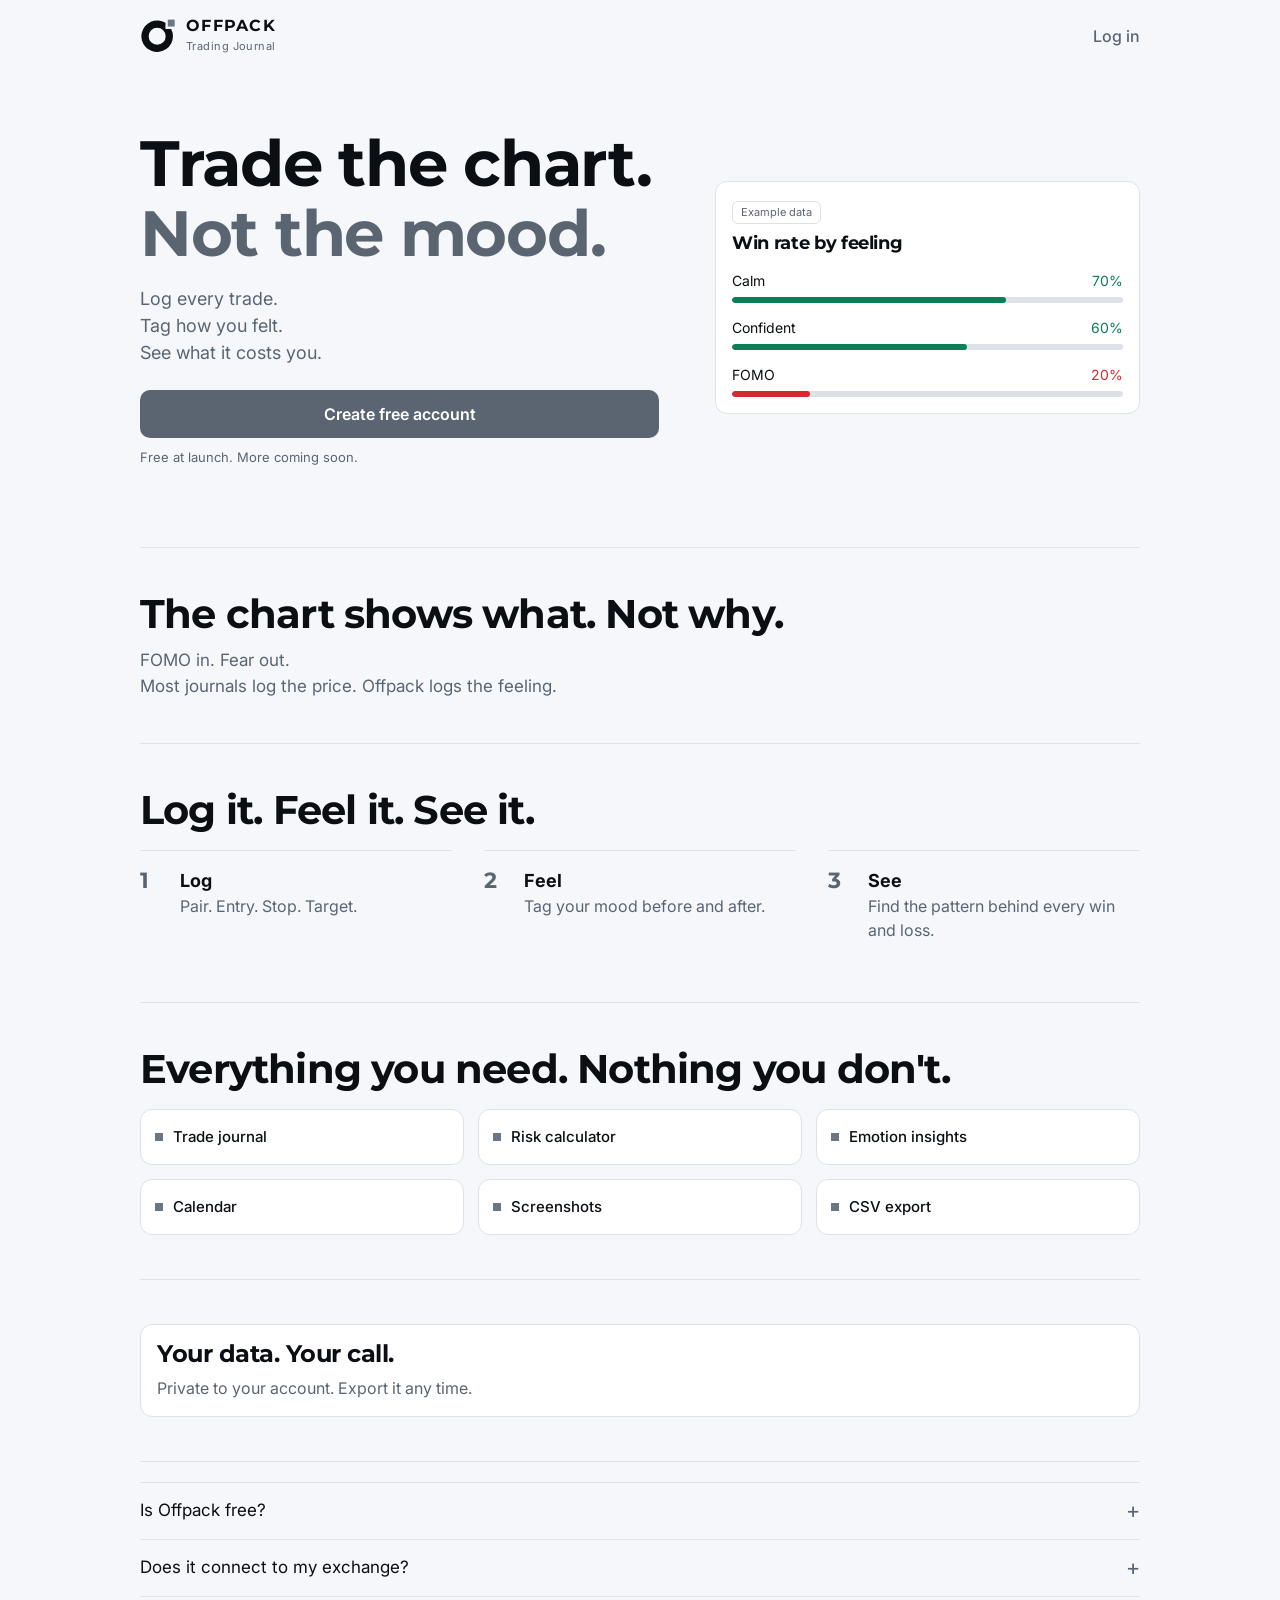
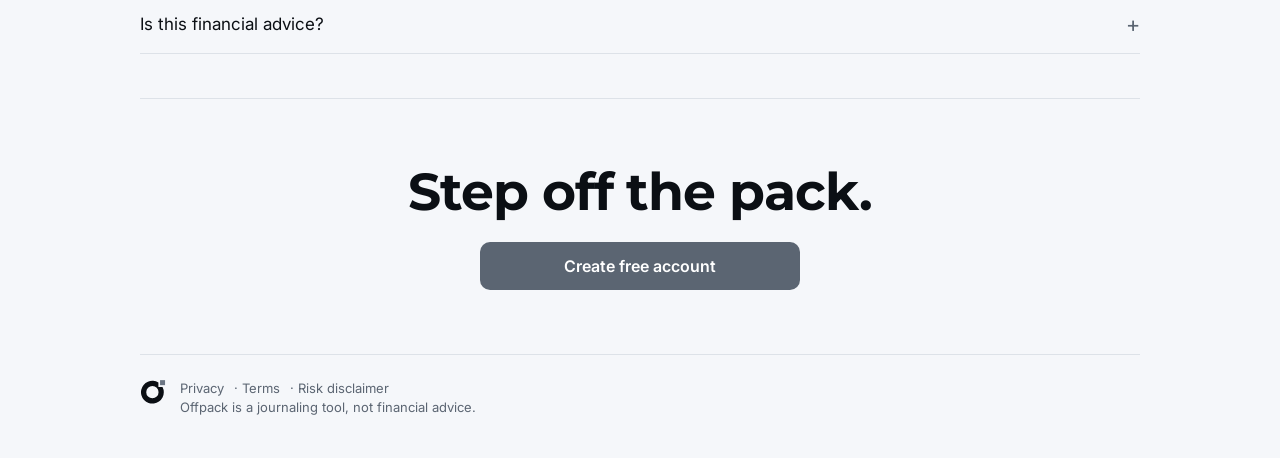
<file: index.html>
<!DOCTYPE html>
<html lang="en">
<head>
<meta charset="utf-8">
<title>Offpack | Trade the chart. Not the mood.</title>
<meta name="description" content="Log every trade. Tag how you felt. See what it costs you. A trading journal for crypto, forex and gold.">
<meta property="og:type" content="website">
<meta property="og:title" content="Offpack | Trade the chart. Not the mood.">
<meta property="og:description" content="Log every trade. Tag how you felt. See what it costs you.">
<meta property="og:image" content="https://offpackapp.github.io/og-image.jpg">
<meta property="og:url" content="https://offpackapp.github.io/">
<meta name="twitter:card" content="summary_large_image">
<meta name="viewport" content="width=device-width, initial-scale=1, viewport-fit=cover">
<meta name="theme-color" content="#0B0F14" media="(prefers-color-scheme: dark)">
<meta name="theme-color" content="#F5F7FA" media="(prefers-color-scheme: light)">
<link rel="manifest" href="manifest.json">
<link rel="icon" href="favicon.svg" type="image/svg+xml">
<link rel="icon" href="favicon-32.png" sizes="32x32" type="image/png">
<link rel="apple-touch-icon" href="apple-touch-icon.png">
<link rel="preconnect" href="https://fonts.googleapis.com">
<link rel="preconnect" href="https://fonts.gstatic.com" crossorigin>
<link rel="stylesheet" href="https://fonts.googleapis.com/css2?family=Inter:wght@400;500;600&family=Montserrat:wght@500;700&display=swap">
<script>try{var t=localStorage.getItem('offpack_theme');if(t==='dark'||t==='light')document.documentElement.setAttribute('data-theme',t)}catch(e){}</script>
<link rel="stylesheet" href="styles.css">
</head>
<body>
<svg width="0" height="0" style="position:absolute" aria-hidden="true"><symbol id="lg" viewBox="264 222 520 520"><path fill="currentColor" fill-rule="evenodd" d="M632 291.14 L632 380 L714.38 380 A228 228 0 1 1 632 291.14 Z M389 485 a123 123 0 1 0 246 0 a123 123 0 1 0 -246 0 Z"/><rect x="665" y="245" width="100" height="100" style="fill:var(--mark)"/></symbol></svg>
<header class="top wrap">
  <a class="brand" href="index.html"><svg class="mark" aria-hidden="true"><use href="#lg"/></svg><span class="bname"><b>OFFPACK</b><small>Trading Journal</small></span></a>
  <a class="toplink" id="entry" href="login.html">Log in</a>
</header>
<main>
  <section class="hero wrap">
    <div>
      <h1>Trade the chart. <br><span>Not the mood.</span></h1>
      <p class="lead">Log every trade.<br>Tag how you felt.<br>See what it costs you.</p>
      <a class="btn" href="login.html?mode=signup">Create free account</a>
      <p class="small">Free at launch. More coming soon.</p>
    </div>
    <div class="card" aria-label="Example of the Insights screen">
      <span class="tag">Example data</span>
      <h3 style="font-size:18px;margin:10px 0 16px">Win rate by feeling</h3>
      <div class="row"><span>Calm</span><span class="pos">70%</span></div>
      <div class="bar"><i class="pos" style="width:70%"></i></div>
      <div class="row"><span>Confident</span><span class="pos">60%</span></div>
      <div class="bar"><i class="pos" style="width:60%"></i></div>
      <div class="row"><span>FOMO</span><span class="neg">20%</span></div>
      <div class="bar" style="margin-bottom:0"><i class="neg" style="width:20%"></i></div>
    </div>
  </section>

  <div class="wrap">
    <section class="sec">
      <h2>The chart shows what. Not why.</h2>
      <p class="p">FOMO in. Fear out.<br>Most journals log the price. Offpack logs the feeling.</p>
    </section>

    <section class="sec">
      <h2>Log it. Feel it. See it.</h2>
      <div class="steps">
        <div class="step"><span class="n">1</span><div><b>Log</b><span class="t">Pair. Entry. Stop. Target.</span></div></div>
        <div class="step"><span class="n">2</span><div><b>Feel</b><span class="t">Tag your mood before and after.</span></div></div>
        <div class="step"><span class="n">3</span><div><b>See</b><span class="t">Find the pattern behind every win and loss.</span></div></div>
      </div>
    </section>

    <section class="sec">
      <h2>Everything you need. Nothing you don't.</h2>
      <div class="tiles">
        <div class="card tile">Trade journal</div>
        <div class="card tile">Risk calculator</div>
        <div class="card tile">Emotion insights</div>
        <div class="card tile">Calendar</div>
        <div class="card tile">Screenshots</div>
        <div class="card tile">CSV export</div>
      </div>
    </section>

    <section class="sec">
      <div class="card">
        <h2 style="font-size:24px;margin-bottom:8px">Your data. Your call.</h2>
        <p class="p" style="font-size:16px">Private to your account. Export it any time.</p>
      </div>
    </section>

    <section class="sec" style="padding-top:20px">
      <details><summary>Is Offpack free?</summary><p>Free at launch. More coming.</p></details>
      <details><summary>Does it connect to my exchange?</summary><p>Not yet. You log your own trades.</p></details>
      <details><summary>Is this financial advice?</summary><p>No. It's a journal. Every trade is your call.</p></details>
    </section>

    <section class="closing">
      <h2>Step off the pack.</h2>
      <a class="btn auto" href="login.html?mode=signup" style="margin:0 auto;max-width:320px">Create free account</a>
    </section>

    <footer class="foot">
      <svg class="mark" aria-hidden="true"><use href="#lg"/></svg>
      <div>
        <a href="legal.html#privacy">Privacy</a> · <a href="legal.html#terms">Terms</a> · <a href="legal.html#risk">Risk disclaimer</a><br>
        Offpack is a journaling tool, not financial advice.
      </div>
    </footer>
  </div>
</main>
<script>
try{for(var i=0;i<localStorage.length;i++){if(/^sb-.*-auth-token$/.test(localStorage.key(i))){var a=document.getElementById('entry');a.textContent='Open app';a.href='app.html';break}}}catch(e){}
</script>
</body>
</html>
</file>
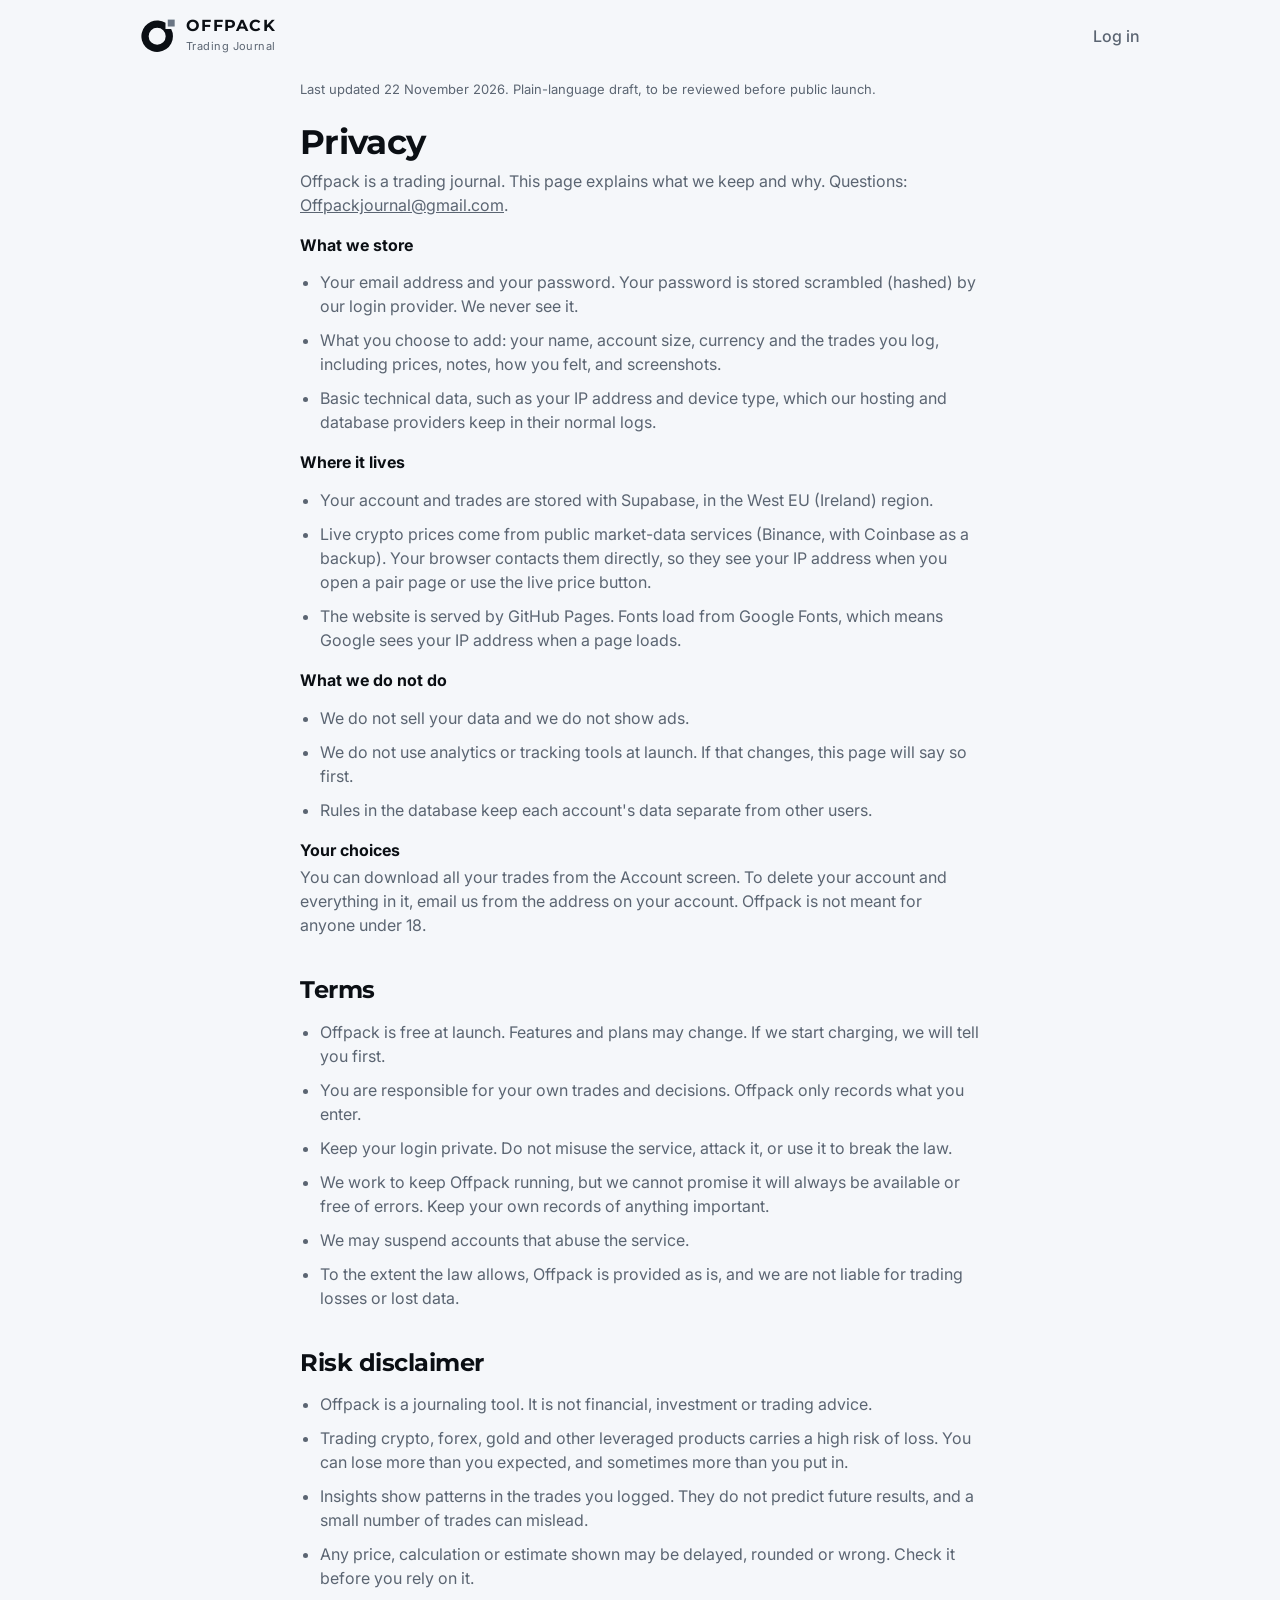
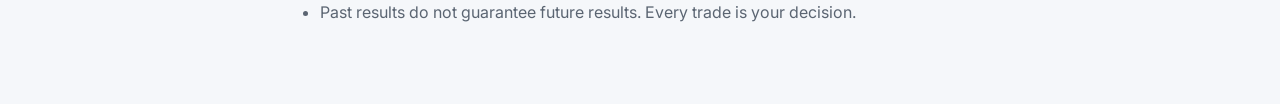
<file: legal.html>
<!DOCTYPE html>
<html lang="en">
<head>
<meta charset="utf-8">
<title>Privacy, Terms and Risk | Offpack</title>
<meta name="viewport" content="width=device-width, initial-scale=1, viewport-fit=cover">
<meta name="theme-color" content="#0B0F14" media="(prefers-color-scheme: dark)">
<meta name="theme-color" content="#F5F7FA" media="(prefers-color-scheme: light)">
<link rel="manifest" href="manifest.json">
<link rel="icon" href="favicon.svg" type="image/svg+xml">
<link rel="apple-touch-icon" href="apple-touch-icon.png">
<link rel="icon" href="favicon-32.png" sizes="32x32" type="image/png">
<link rel="preconnect" href="https://fonts.googleapis.com">
<link rel="preconnect" href="https://fonts.gstatic.com" crossorigin>
<link rel="stylesheet" href="https://fonts.googleapis.com/css2?family=Inter:wght@400;500;600&family=Montserrat:wght@500;700&display=swap">
<script>try{var t=localStorage.getItem('offpack_theme');if(t==='dark'||t==='light')document.documentElement.setAttribute('data-theme',t)}catch(e){}</script>
<link rel="stylesheet" href="styles.css">
</head>
<body>
<svg width="0" height="0" style="position:absolute" aria-hidden="true"><symbol id="lg" viewBox="264 222 520 520"><path fill="currentColor" fill-rule="evenodd" d="M632 291.14 L632 380 L714.38 380 A228 228 0 1 1 632 291.14 Z M389 485 a123 123 0 1 0 246 0 a123 123 0 1 0 -246 0 Z"/><rect x="665" y="245" width="100" height="100" style="fill:var(--mark)"/></symbol></svg>
<header class="top wrap">
  <a class="brand" href="index.html"><svg class="mark" aria-hidden="true"><use href="#lg"/></svg><span class="bname"><b>OFFPACK</b><small>Trading Journal</small></span></a>
  <a class="toplink" href="login.html">Log in</a>
</header>
<main class="doc">
  <p class="muted" style="font-size:13px">Last updated 22 November 2026. Plain-language draft, to be reviewed before public launch.</p>

  <section id="privacy">
    <h1>Privacy</h1>
    <p>Offpack is a trading journal. This page explains what we keep and why. Questions: <a href="mailto:Offpackjournal@gmail.com">Offpackjournal@gmail.com</a>.</p>
    <h3>What we store</h3>
    <ul>
      <li>Your email address and your password. Your password is stored scrambled (hashed) by our login provider. We never see it.</li>
      <li>What you choose to add: your name, account size, currency and the trades you log, including prices, notes, how you felt, and screenshots.</li>
      <li>Basic technical data, such as your IP address and device type, which our hosting and database providers keep in their normal logs.</li>
    </ul>
    <h3>Where it lives</h3>
    <ul>
      <li>Your account and trades are stored with Supabase, in the West EU (Ireland) region.</li>
      <li>Live crypto prices come from public market-data services (Binance, with Coinbase as a backup). Your browser contacts them directly, so they see your IP address when you open a pair page or use the live price button.</li>
      <li>The website is served by GitHub Pages. Fonts load from Google Fonts, which means Google sees your IP address when a page loads.</li>
    </ul>
    <h3>What we do not do</h3>
    <ul>
      <li>We do not sell your data and we do not show ads.</li>
      <li>We do not use analytics or tracking tools at launch. If that changes, this page will say so first.</li>
      <li>Rules in the database keep each account's data separate from other users.</li>
    </ul>
    <h3>Your choices</h3>
    <p>You can download all your trades from the Account screen. To delete your account and everything in it, email us from the address on your account. Offpack is not meant for anyone under 18.</p>
  </section>

  <section id="terms">
    <h2>Terms</h2>
    <ul>
      <li>Offpack is free at launch. Features and plans may change. If we start charging, we will tell you first.</li>
      <li>You are responsible for your own trades and decisions. Offpack only records what you enter.</li>
      <li>Keep your login private. Do not misuse the service, attack it, or use it to break the law.</li>
      <li>We work to keep Offpack running, but we cannot promise it will always be available or free of errors. Keep your own records of anything important.</li>
      <li>We may suspend accounts that abuse the service.</li>
      <li>To the extent the law allows, Offpack is provided as is, and we are not liable for trading losses or lost data.</li>
    </ul>
  </section>

  <section id="risk">
    <h2>Risk disclaimer</h2>
    <ul>
      <li>Offpack is a journaling tool. It is not financial, investment or trading advice.</li>
      <li>Trading crypto, forex, gold and other leveraged products carries a high risk of loss. You can lose more than you expected, and sometimes more than you put in.</li>
      <li>Insights show patterns in the trades you logged. They do not predict future results, and a small number of trades can mislead.</li>
      <li>Any price, calculation or estimate shown may be delayed, rounded or wrong. Check it before you rely on it.</li>
      <li>Past results do not guarantee future results. Every trade is your decision.</li>
    </ul>
  </section>
</main>
</body>
</html>
</file>
<file: styles.css>
/* ===== OFFPACK colors: change a color here and it changes on every page ===== */
:root {
  color-scheme: dark;
  --bg: #0B0F14;
  --card: #12171D;
  --line: #232A33;
  --text: #F2F4F7;
  --muted: #8A94A3;
  --accent: #C0C8D0;
  --on-accent: #0B0F14;
  --mark: #C0C8D0;
  --good: #22C17A;
  --bad: #FF4D52;
  --field: #12171D;
  --focus: #C0C8D0;
}
@media (prefers-color-scheme: light) {
  :root:not([data-theme="dark"]) {
    color-scheme: light;
    --bg: #F5F7FA;
    --card: #FFFFFF;
    --line: #DDE2E8;
    --text: #0B0F14;
    --muted: #5B6572;
    --accent: #5B6572;
    --on-accent: #FFFFFF;
    --mark: #6B7684;
    --good: #0A7F55;
    --bad: #D12A30;
    --field: #FFFFFF;
    --focus: #5B6572;
  }
}
:root[data-theme="light"] {
  color-scheme: light;
  --bg: #F5F7FA;
  --card: #FFFFFF;
  --line: #DDE2E8;
  --text: #0B0F14;
  --muted: #5B6572;
  --accent: #5B6572;
  --on-accent: #FFFFFF;
  --mark: #6B7684;
  --good: #0A7F55;
  --bad: #D12A30;
  --field: #FFFFFF;
  --focus: #5B6572;
}

/* OFFPACK shared styles. Colors live in theme.css. */
*, *::before, *::after { box-sizing: border-box; }
html { -webkit-text-size-adjust: 100%; scroll-behavior: smooth; }
body {
  margin: 0; background: var(--bg); color: var(--text);
  font: 400 16px/1.5 Inter, system-ui, -apple-system, "Segoe UI", Roboto, sans-serif;
  -webkit-tap-highlight-color: transparent;
}
h1, h2, h3 { margin: 0; font-family: Montserrat, Inter, system-ui, sans-serif; font-weight: 700; letter-spacing: -0.02em; line-height: 1.1; }
p { margin: 0; }
a { color: inherit; }
:focus-visible { outline: 2px solid var(--focus); outline-offset: 2px; }
[hidden] { display: none !important; }
.wrap { max-width: 1040px; margin: 0 auto; padding: 0 20px; }
.sr-only { position: absolute; width: 1px; height: 1px; overflow: hidden; clip: rect(0 0 0 0); white-space: nowrap; }
.muted { color: var(--muted); }

/* brand */
.brand { display: inline-flex; align-items: center; gap: 10px; text-decoration: none; color: var(--text); }
.mark { width: 36px; height: 36px; color: var(--text); flex: none; }
.bname b { display: block; font: 700 16px/1 Montserrat, Inter, sans-serif; letter-spacing: 0.08em; }
.bname small { display: block; margin-top: 4px; font-size: 11px; letter-spacing: 0.04em; color: var(--muted); }

/* buttons and fields */
.btn {
  display: flex; align-items: center; justify-content: center; width: 100%; min-height: 48px; padding: 0 20px;
  border-radius: 10px; border: 1px solid transparent; background: var(--accent); color: var(--on-accent);
  font: 600 16px Inter, system-ui, sans-serif; text-decoration: none; cursor: pointer;
}
.btn.ghost { background: transparent; color: var(--text); border-color: var(--muted); }
.btn[aria-busy="true"] { opacity: 0.7; cursor: progress; }
.card { background: var(--card); border: 1px solid var(--line); border-radius: 12px; padding: 16px; }
.tag { display: inline-block; font-size: 11px; color: var(--muted); border: 1px solid var(--line); border-radius: 6px; padding: 2px 8px; }
.field { display: block; margin-bottom: 12px; }
.lbl { display: block; font-size: 13px; color: var(--muted); margin-bottom: 6px; }
.in {
  width: 100%; min-height: 50px; padding: 0 14px; border: 1px solid var(--line); border-radius: 10px;
  background: var(--field); color: var(--text); font: 400 16px Inter, system-ui, sans-serif;
}
.in:focus { outline: 2px solid var(--focus); outline-offset: 0; border-color: transparent; }
.pwrow { position: relative; }
.pwrow .in { padding-right: 70px; }
.pwrow button { position: absolute; right: 4px; top: 4px; height: 42px; padding: 0 12px; background: none; border: 0; color: var(--muted); font: 500 14px Inter, sans-serif; cursor: pointer; }
.linkbtn { background: none; border: 0; padding: 0; color: inherit; font: inherit; text-decoration: underline; cursor: pointer; min-height: 44px; }
.msg { border: 1px solid var(--line); border-radius: 10px; padding: 12px 14px; margin: 0 0 14px; font-size: 14px; }
.msg.err { border-color: var(--bad); color: var(--bad); }
.msg.ok { border-color: var(--good); color: var(--good); }

/* data bits */
.row { display: flex; justify-content: space-between; font-size: 14px; }
.bar { height: 6px; background: var(--line); border-radius: 3px; margin: 6px 0 14px; overflow: hidden; }
.bar i { display: block; height: 100%; border-radius: 3px; }
.pos { color: var(--good); } .neg { color: var(--bad); }
.bar .pos { background: var(--good); } .bar .neg { background: var(--bad); }

/* landing */
.top { display: flex; justify-content: space-between; align-items: center; min-height: 72px; }
.toplink { color: var(--muted); text-decoration: none; font-weight: 500; min-height: 44px; display: flex; align-items: center; }
.hero { display: grid; gap: 28px; padding-top: 24px; padding-bottom: 44px; }
.hero h1 { font-size: clamp(36px, 10vw, 64px); }
.hero h1 span { color: var(--muted); }
.lead { color: var(--muted); font-size: 18px; margin: 16px 0 24px; }
.small { font-size: 13px; color: var(--muted); margin-top: 10px; text-align: center; }
.sec { border-top: 1px solid var(--line); padding: 44px 0; }
.sec h2 { font-size: clamp(26px, 6vw, 40px); margin-bottom: 12px; }
.sec .p { color: var(--muted); font-size: 17px; }
.steps { display: grid; margin-top: 18px; }
.step { display: flex; gap: 16px; padding: 16px 0; border-top: 1px solid var(--line); }
.step b { display: block; font-size: 18px; }
.step span.t { color: var(--muted); }
.n { font: 700 22px Montserrat, Inter, sans-serif; color: var(--muted); min-width: 24px; }
.tiles { display: grid; grid-template-columns: repeat(2, minmax(0, 1fr)); gap: 10px; margin-top: 18px; }
.tile { display: flex; align-items: center; gap: 10px; min-height: 56px; padding: 12px 14px; font-weight: 500; font-size: 15px; }
.tile::before { content: ""; width: 8px; height: 8px; background: var(--mark); flex: none; }
details { border-top: 1px solid var(--line); }
details:last-of-type { border-bottom: 1px solid var(--line); }
summary { list-style: none; display: flex; justify-content: space-between; align-items: center; min-height: 56px; cursor: pointer; font-size: 17px; }
summary::-webkit-details-marker { display: none; }
summary::after { content: "+"; font-size: 22px; color: var(--muted); }
details[open] summary::after { content: "\2212"; }
details p { color: var(--muted); padding: 0 0 16px; }
.closing { text-align: center; padding: 64px 0; border-top: 1px solid var(--line); }
.closing h2 { font-size: clamp(32px, 8vw, 52px); margin-bottom: 22px; }
.foot { border-top: 1px solid var(--line); padding: 24px 0 40px; font-size: 13px; color: var(--muted); display: flex; gap: 14px; align-items: flex-start; }
.foot a { text-decoration: none; margin-right: 6px; }
.foot .mark { width: 26px; height: 26px; }
@media (min-width: 860px) {
  .hero { grid-template-columns: 1.1fr 0.9fr; align-items: center; gap: 56px; padding-top: 56px; padding-bottom: 80px; }
  .btn.auto, .hero .btn { width: auto; min-width: 240px; }
  .small { text-align: left; }
  .steps { grid-template-columns: repeat(3, 1fr); gap: 32px; }
  .tiles { grid-template-columns: repeat(3, minmax(0, 1fr)); gap: 14px; }
}

/* sign in pages */
.auth { min-height: 100vh; display: flex; flex-direction: column; align-items: center; padding: calc(28px + env(safe-area-inset-top)) 20px calc(28px + env(safe-area-inset-bottom)); }
.auth .brand { margin: 12px 0 28px; }
.panel { width: 100%; max-width: 420px; }
.panel h1 { font-size: 28px; margin-bottom: 6px; }
.panel .sub { color: var(--muted); margin-bottom: 20px; }
.opts { display: flex; justify-content: space-between; align-items: center; font-size: 14px; color: var(--muted); margin: 4px 0 16px; }
.opts label { display: flex; gap: 8px; align-items: center; min-height: 44px; }
.opts input { width: 18px; height: 18px; accent-color: var(--accent); }
.rules { list-style: none; padding: 0; margin: 4px 0 16px; display: grid; gap: 4px; font-size: 14px; color: var(--muted); }
.rules li { display: flex; gap: 8px; align-items: center; }
.rules li::before { content: ""; width: 14px; height: 14px; border: 1.5px solid var(--muted); border-radius: 3px; flex: none; }
.rules li.ok { color: var(--text); }
.rules li.ok::before { background: var(--good); border-color: var(--good); }
.stack > * + * { margin-top: 10px; }
.switch { text-align: center; color: var(--muted); margin-top: 18px; font-size: 15px; }
.fine { font-size: 12px; color: var(--muted); text-align: center; margin-top: 14px; }
.fine a { text-decoration: none; }

/* app shell */
.app-top { position: sticky; top: 0; z-index: 5; background: var(--bg); border-bottom: 1px solid var(--line); padding: calc(10px + env(safe-area-inset-top)) 16px 10px; display: flex; align-items: center; justify-content: space-between; }
.app-top .mark { width: 30px; height: 30px; }
.app-main { max-width: 720px; margin: 0 auto; padding: 16px 16px calc(100px + env(safe-area-inset-bottom)); }
.app-main h1 { font-size: 28px; margin: 8px 0 16px; }
.app-main .card { margin-bottom: 12px; }
.app-main h3 { font-size: 13px; font-weight: 500; font-family: Inter, sans-serif; letter-spacing: 0; color: var(--muted); margin-bottom: 10px; }
.kv { display: flex; justify-content: space-between; gap: 12px; padding: 8px 0; border-top: 1px solid var(--line); font-size: 14px; }
.kv:first-of-type { border-top: 0; }
.seg { display: grid; grid-template-columns: repeat(3, 1fr); gap: 8px; margin-bottom: 12px; }
.seg button { min-height: 44px; border: 1px solid var(--line); border-radius: 10px; background: var(--card); color: var(--text); font: 500 14px Inter, sans-serif; cursor: pointer; }
.seg button.on { border-color: var(--muted); background: var(--bg); }
.tabs { position: fixed; left: 0; right: 0; bottom: 0; z-index: 6; display: flex; background: var(--bg); border-top: 1px solid var(--line); padding: 6px 6px calc(6px + env(safe-area-inset-bottom)); }
.tabs button { flex: 1; min-height: 52px; background: none; border: 0; color: var(--muted); font: 500 11px Inter, sans-serif; display: grid; gap: 2px; place-items: center; cursor: pointer; }
.tabs button.on { color: var(--text); }
.tabs svg { width: 22px; height: 22px; fill: none; stroke: currentColor; stroke-width: 1.7; stroke-linecap: round; stroke-linejoin: round; }
.tabs .add span { background: var(--accent); color: var(--on-accent); width: 46px; height: 46px; border-radius: 50%; display: grid; place-items: center; margin-top: -18px; border: 3px solid var(--bg); }
.toast { position: fixed; left: 50%; bottom: calc(84px + env(safe-area-inset-bottom)); transform: translateX(-50%); z-index: 9; background: var(--card); border: 1px solid var(--muted); border-radius: 10px; padding: 10px 16px; font-size: 14px; max-width: 90vw; }
#boot { position: fixed; inset: 0; z-index: 20; background: var(--bg); display: flex; align-items: center; justify-content: center; color: var(--muted); }

/* legal */
.doc { max-width: 720px; margin: 0 auto; padding: 8px 20px 64px; }
.doc h1 { font-size: 34px; margin: 24px 0 8px; }
.doc h2 { font-size: 24px; margin: 40px 0 10px; }
.doc h3 { font-family: Inter, sans-serif; font-size: 16px; letter-spacing: 0; margin: 20px 0 6px; }
.doc p, .doc li { color: var(--muted); margin-bottom: 10px; }
.doc ul { padding-left: 20px; }

/* ---- Stage C and D: trades, journal, insights, calendar ---- */
.chips { display: flex; flex-wrap: wrap; gap: 8px; margin: 0 0 12px; }
.chips.scroll { flex-wrap: nowrap; overflow-x: auto; padding-bottom: 4px; }
.chips.sm { margin-top: 8px; }
.chip { min-height: 40px; padding: 0 14px; border: 1px solid var(--line); background: var(--card); color: var(--text); border-radius: 20px; font: 500 14px Inter, system-ui, sans-serif; cursor: pointer; white-space: nowrap; }
.chip.on { background: var(--line); border-color: var(--accent); }
.lbl2 { font-size: 13px; color: var(--muted); margin: 16px 0 8px; }
.wh { display: flex; justify-content: space-between; align-items: center; gap: 10px; }
.wh h1 { margin: 8px 0; }
.prog { display: grid; grid-template-columns: repeat(3, 1fr); gap: 6px; margin: 6px 0 10px; }
.prog i { height: 4px; border-radius: 2px; background: var(--line); }
.prog i.on { background: var(--accent); }
.side2 { display: grid; grid-template-columns: 1fr 1fr; gap: 8px; margin: 16px 0 4px; }
.side2 button { min-height: 48px; border-radius: 10px; border: 1px solid var(--line); background: var(--card); color: var(--muted); font: 600 16px Inter, sans-serif; cursor: pointer; }
.side2 .long.on { border-color: var(--good); color: var(--good); }
.side2 .short.on { border-color: var(--bad); color: var(--bad); }
.side { font-size: 12px; font-weight: 600; padding: 2px 8px; border-radius: 6px; border: 1px solid var(--line); }
.side.long { color: var(--good); border-color: var(--good); }
.side.short { color: var(--bad); border-color: var(--bad); }
.pairbtn { display: flex; justify-content: space-between; align-items: center; gap: 10px; width: 100%; min-height: 50px; padding: 0 14px; border: 1px solid var(--line); border-radius: 10px; background: var(--field); color: var(--text); font: 400 16px Inter, sans-serif; cursor: pointer; text-align: left; }
.inrow { display: flex; gap: 8px; align-items: center; }
.inrow .in { flex: 1; }
.seg3 { display: grid; grid-template-columns: repeat(3, 1fr); gap: 6px; margin-bottom: 8px; }
.seg3 button { min-height: 40px; border: 1px solid var(--line); border-radius: 8px; background: var(--card); color: var(--muted); font: 500 13px Inter, sans-serif; cursor: pointer; }
.seg3 .on { color: var(--text); border-color: var(--accent); background: var(--line); }
.plan { margin-top: 16px; }
.info { width: 20px; height: 20px; border-radius: 50%; border: 1px solid var(--muted); background: none; color: var(--muted); font: 600 11px Inter, sans-serif; cursor: pointer; margin-left: 4px; padding: 0; }
.help { font-size: 12px; color: var(--muted); margin: 0 0 8px; }
.msg.warn { border-color: var(--muted); color: var(--text); }
.ta { min-height: 96px; padding: 12px 14px; resize: vertical; }
.shots { display: flex; gap: 8px; flex-wrap: wrap; }
.shot { position: relative; width: 84px; height: 84px; border-radius: 10px; overflow: hidden; border: 1px solid var(--line); background: var(--card); }
.shot img { width: 100%; height: 100%; object-fit: cover; }
.shot button { position: absolute; top: 3px; right: 3px; width: 26px; height: 26px; border-radius: 50%; border: 0; background: rgba(0, 0, 0, 0.7); color: #fff; cursor: pointer; font-size: 16px; line-height: 1; }
.shot.add { display: grid; place-items: center; color: var(--muted); cursor: pointer; font: 500 14px Inter, sans-serif; width: 84px; height: 84px; }
.card.list { padding: 4px 16px; }
.trade { display: flex; justify-content: space-between; align-items: center; gap: 12px; padding: 12px 0; border-top: 1px solid var(--line); text-decoration: none; min-height: 56px; }
.list .trade:first-child, .list h3 + .trade { border-top: 0; }
.t1 { display: flex; gap: 8px; align-items: center; }
.t2 { font-size: 13px; }
.tr { font-weight: 600; text-align: right; white-space: nowrap; }
.tag.neg { color: var(--bad); border-color: var(--bad); }
.back { display: inline-block; color: var(--muted); text-decoration: none; min-height: 40px; line-height: 40px; }
.dh { display: flex; gap: 10px; align-items: center; margin: 4px 0 14px; }
.dh h1 { margin: 0; }
.big { text-align: center; padding: 22px 16px; }
.bigv { font: 700 40px Montserrat, Inter, sans-serif; letter-spacing: -0.02em; }
.danger { color: var(--bad); border-color: var(--bad); }
.grid2 { display: grid; grid-template-columns: 1fr 1fr; gap: 10px; margin-bottom: 12px; }
.grid2 .card { margin: 0; }
.kpi small { color: var(--muted); font-size: 13px; }
.kv-big { font: 700 26px Montserrat, Inter, sans-serif; margin-top: 4px; }
.kpi.wide { margin-bottom: 12px; }
.finding { border-left: 3px solid var(--accent); border-radius: 4px 12px 12px 4px; }
.ch { width: 100%; height: 150px; display: block; }
.bar i.dim { background: var(--muted); }
.empty { text-align: center; padding: 28px 16px; }
.empty h2 { font-size: 24px; margin-bottom: 6px; }
.cal { display: grid; grid-template-columns: repeat(7, 1fr); gap: 4px; }
.dow { font-size: 11px; color: var(--muted); text-align: center; }
.day { min-height: 54px; border: 1px solid var(--line); border-radius: 8px; background: var(--card); color: var(--text); display: grid; align-content: space-between; justify-items: center; padding: 4px 0; font: 500 12px Inter, sans-serif; cursor: pointer; }
.day.empty { border: 0; background: none; cursor: default; }
.day b { font-size: 11px; }
.day.win { border-color: var(--good); } .day.win b { color: var(--good); }
.day.loss { border-color: var(--bad); } .day.loss b { color: var(--bad); }
.day.sel { outline: 2px solid var(--accent); }
.calnav { margin-bottom: 6px; }
.calnav .ib { width: 44px; height: 44px; border: 1px solid var(--line); border-radius: 10px; background: var(--card); color: var(--text); font-size: 22px; cursor: pointer; }
.sheet { position: fixed; inset: 0; z-index: 30; background: var(--bg); overflow: auto; padding: calc(14px + env(safe-area-inset-top)) 16px 40px; }
.sheet-box { max-width: 560px; margin: 0 auto; }
.gh { font: 500 12px Inter, sans-serif; color: var(--muted); margin: 16px 0 6px; letter-spacing: 0; }
.prow { display: flex; justify-content: space-between; gap: 10px; width: 100%; min-height: 52px; align-items: center; padding: 0 4px; border: 0; border-top: 1px solid var(--line); background: none; color: var(--text); font: 500 16px Inter, sans-serif; cursor: pointer; text-align: left; }
.prow.on b { color: var(--accent); }
.dlg { position: fixed; inset: 0; z-index: 40; background: rgba(0, 0, 0, 0.6); display: flex; align-items: center; justify-content: center; padding: 20px; }
.dlg-box { background: var(--card); border: 1px solid var(--line); border-radius: 14px; padding: 20px; width: 100%; max-width: 360px; }
.dlg-box h2 { font-size: 22px; margin-bottom: 8px; }
.dlg-box p { margin-bottom: 16px; }
.tabs a { flex: 1; min-height: 52px; color: var(--muted); font: 500 11px Inter, sans-serif; display: grid; gap: 2px; place-items: center; text-decoration: none; }
.tabs a.on { color: var(--text); }
.tabs a.add span { background: var(--accent); color: var(--on-accent); width: 46px; height: 46px; border-radius: 50%; display: grid; place-items: center; margin-top: -18px; border: 3px solid var(--bg); }
.tabs a svg { width: 22px; height: 22px; fill: none; stroke: currentColor; stroke-width: 1.7; stroke-linecap: round; stroke-linejoin: round; }
.me { width: 36px; height: 36px; border-radius: 50%; border: 1px solid var(--line); display: grid; place-items: center; text-decoration: none; font: 700 14px Montserrat, Inter, sans-serif; color: var(--text); }
.app-main .kv a, .plan a { color: var(--text); }

/* ---- Stage E: favorites, pairs, demo ---- */
.app-top .tools { display: flex; align-items: center; gap: 2px; }
.ib2 { width: 40px; height: 40px; display: grid; place-items: center; color: var(--muted); }
.ib2 svg { width: 22px; height: 22px; fill: none; stroke: currentColor; stroke-width: 1.7; stroke-linecap: round; stroke-linejoin: round; }
.star { background: none; border: 0; color: var(--muted); cursor: pointer; min-width: 44px; min-height: 44px; display: grid; place-items: center; }
.star svg { fill: none; stroke: currentColor; stroke-width: 1.7; stroke-linejoin: round; }
.star.on { color: var(--accent); }
.star.on svg { fill: currentColor; }
.demobar { background: var(--card); border-bottom: 1px solid var(--line); padding: 8px 16px; display: flex; gap: 12px; align-items: center; justify-content: space-between; flex-wrap: wrap; font-size: 13px; }
.demobar a { color: var(--text); }
</file>
